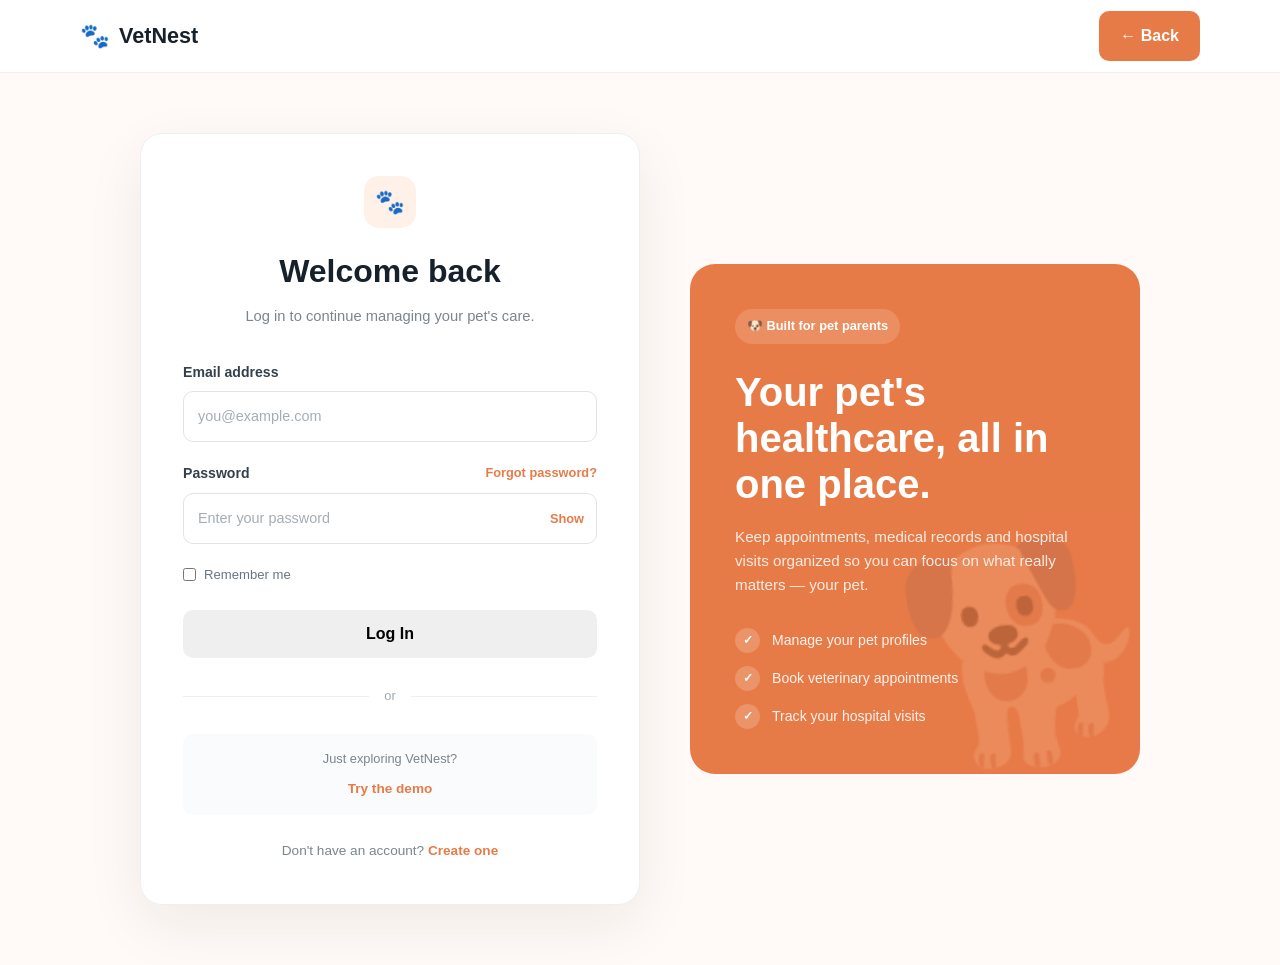
<file: login.html>
<!DOCTYPE html>
<html lang="en">

<head>
    <meta charset="UTF-8">
    <meta name="viewport" content="width=device-width, initial-scale=1.0">
    <title>Login | VetNest</title>
    <link rel="stylesheet" href="css/global.css">
    <link rel="stylesheet" href="css/auth.css">
</head>

<body class="auth-page">

    <header class="auth-header">
        <div class="container auth-header-container">

            <a href="index.html" class="logo">
                <span class="logo-icon">🐾</span>
                <span class="logo-text">VetNest</span>
            </a>

            <a href="index.html" class="back-link back-button">
                ← Back
            </a>

        </div>
    </header>


    <main class="auth-main">

        <div class="auth-container">
            <section class="auth-card">

                <div class="auth-heading">
                    <span class="auth-icon">🐾</span>

                    <h1>Welcome back</h1>

                    <p>
                        Log in to continue managing your pet's care.
                    </p>
                </div>

                <form class="auth-form" id="loginForm">

                    <div class="form-group">
                        <label for="email">Email address</label>

                        <input type="email" id="email" name="email" placeholder="you@example.com" autocomplete="email"
                            required>
                    </div>


                    <div class="form-group">

                        <div class="form-label-row">
                            <label for="password">Password</label>

                            <a href="#" class="forgot-password">
                                Forgot password?
                            </a>
                        </div>

                        <div class="password-input">
                            <input type="password" id="password" name="password" placeholder="Enter your password"
                                autocomplete="current-password" required>

                            <button type="button" class="password-toggle" id="passwordToggle"
                                aria-label="Show password">
                                Show
                            </button>
                        </div>

                    </div>


                    <div class="form-options">

                        <label class="remember-me">
                            <input type="checkbox" name="remember">

                            <span>Remember me</span>
                        </label>

                    </div>


                    <button type="submit" class="button button-primary button-large auth-submit">
                        Log In
                    </button>

                </form>

                <div class="auth-divider">
                    <span>or</span>
                </div>

                <div class="demo-login">

                    <p class="demo-login-text">
                        Just exploring VetNest?
                    </p>

                    <button type="button" class="demo-login-button" id="demoLogin">
                        Try the demo
                    </button>

                </div>

                <p class="auth-footer-text">
                    Don't have an account?
                    <a href="register.html">Create one</a>
                </p>

            </section>

            <aside class="auth-info">

                <div class="auth-info-content">

                    <span class="auth-info-badge">
                        🐶 Built for pet parents
                    </span>

                    <h2>
                        Your pet's healthcare,
                        all in one place.
                    </h2>

                    <p>
                        Keep appointments, medical records and
                        hospital visits organized so you can focus
                        on what really matters — your pet.
                    </p>

                    <div class="auth-info-list">

                        <div class="auth-info-item">
                            <span>✓</span>
                            <p>Manage your pet profiles</p>
                        </div>

                        <div class="auth-info-item">
                            <span>✓</span>
                            <p>Book veterinary appointments</p>
                        </div>

                        <div class="auth-info-item">
                            <span>✓</span>
                            <p>Track your hospital visits</p>
                        </div>
                    </div>
                </div>
                <div class="auth-info-pet">
                    🐕
                </div>
            </aside>
        </div>
    </main>
    <script src="js/auth.js"></script>


</body>

</html>
</file>
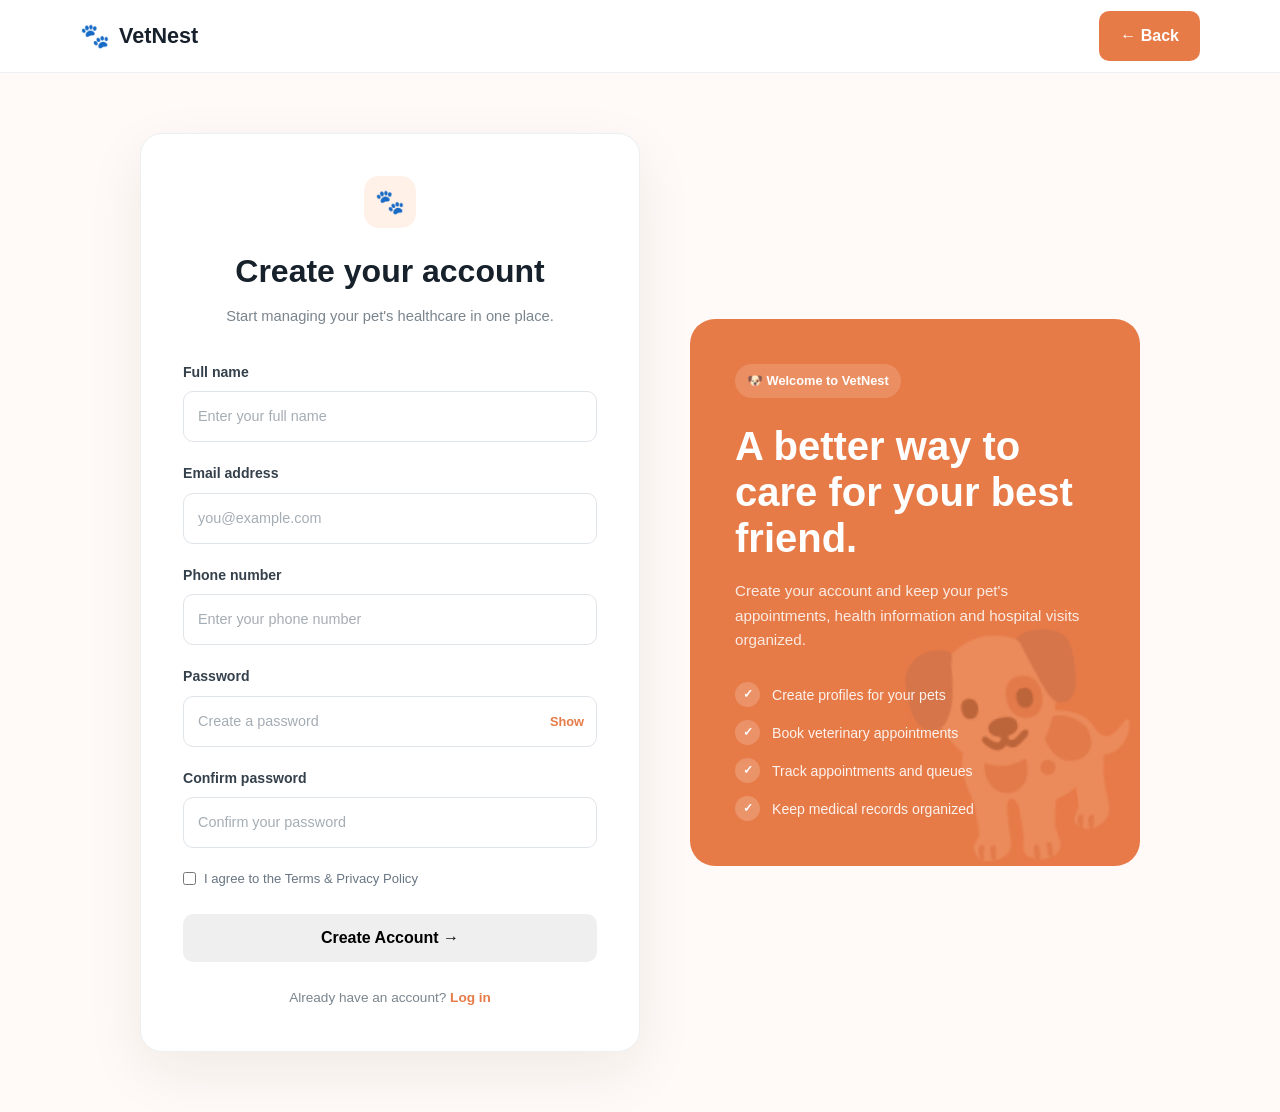
<file: register.html>
<!DOCTYPE html>
<html lang="en">
<head>
    <meta charset="UTF-8">
    <meta name="viewport" content="width=device-width, initial-scale=1.0">

    <title>Create Account | VetNnest</title>

    <link rel="stylesheet" href="css/global.css">
    <link rel="stylesheet" href="css/auth.css">
</head>

<body class="auth-page">

    <header class="auth-header">
        <div class="container auth-header-container">

            <a href="index.html" class="logo">
                <span class="logo-icon">🐾</span>
                <span class="logo-text">VetNest</span>
            </a>

            <a href="index.html" class="back-link back-button">
                ← Back
            </a>

        </div>
    </header>


    <main class="auth-main">

        <div class="auth-container">

            <section class="auth-card">

                <div class="auth-heading">
                    <span class="auth-icon">🐾</span>

                    <h1>Create your account</h1>

                    <p>
                        Start managing your pet's healthcare in one place.
                    </p>
                </div>


      
                <form class="auth-form" id="registerForm">

                    <div class="form-group">
                        <label for="name">Full name</label>

                        <input
                            type="text"
                            id="name"
                            name="name"
                            placeholder="Enter your full name"
                            autocomplete="name"
                            required
                        >
                    </div>


    
                    <div class="form-group">
                        <label for="email">Email address</label>

                        <input
                            type="email"
                            id="email"
                            name="email"
                            placeholder="you@example.com"
                            autocomplete="email"
                            required
                        >
                    </div>


            
                    <div class="form-group">
                        <label for="phone">Phone number</label>

                        <input
                            type="tel"
                            id="phone"
                            name="phone"
                            placeholder="Enter your phone number"
                            autocomplete="tel"
                        >
                    </div>

                    <div class="form-group">
                        <label for="password">Password</label>

                        <div class="password-input">
                            <input
                                type="password"
                                id="password"
                                name="password"
                                placeholder="Create a password"
                                autocomplete="new-password"
                                required
                            >

                            <button
                                type="button"
                                class="password-toggle"
                                id="passwordToggle"
                                aria-label="Show password"
                            >
                                Show
                            </button>
                        </div>
                    </div>


                    <div class="form-group">
                        <label for="confirmPassword">
                            Confirm password
                        </label>

                        <input
                            type="password"
                            id="confirmPassword"
                            name="confirmPassword"
                            placeholder="Confirm your password"
                            autocomplete="new-password"
                            required
                        >
                    </div>


                    <div class="form-options">

                        <label class="remember-me">
                            <input
                                type="checkbox"
                                name="terms"
                                required
                            >

                            <span>
                                I agree to the Terms & Privacy Policy
                            </span>
                        </label>

                    </div>


                    <button
                        type="submit"
                        class="button button-primary button-large auth-submit"
                    >
                        Create Account →
                    </button>

                </form>


     
                <p class="auth-footer-text">
                    Already have an account?
                    <a href="login.html">Log in</a>
                </p>

            </section>

            <aside class="auth-info">

                <div class="auth-info-content">

                    <span class="auth-info-badge">
                        🐶 Welcome to VetNest
                    </span>

                    <h2>
                        A better way to care for your best friend.
                    </h2>

                    <p>
                        Create your account and keep your pet's
                        appointments, health information and hospital
                        visits organized.
                    </p>


                    <div class="auth-info-list">

                        <div class="auth-info-item">
                            <span>✓</span>
                            <p>Create profiles for your pets</p>
                        </div>

                        <div class="auth-info-item">
                            <span>✓</span>
                            <p>Book veterinary appointments</p>
                        </div>

                        <div class="auth-info-item">
                            <span>✓</span>
                            <p>Track appointments and queues</p>
                        </div>

                        <div class="auth-info-item">
                            <span>✓</span>
                            <p>Keep medical records organized</p>
                        </div>

                    </div>

                </div>


                <div class="auth-info-pet">
                    🐕
                </div>

            </aside>

        </div>

    </main>


    <script src="js/auth.js"></script>

</body>
</html>
</file>
<file: css/global.css>
* {
    margin: 0;
    padding: 0;
    box-sizing: border-box;
}

html {
    scroll-behavior: smooth;
}

body {
    font-family: Inter, Arial, sans-serif;
    color: #1f2937;
    background: #ffffff;
    line-height: 1.6;
}

a {
    color: inherit;
    text-decoration: none;
}

button,
a {
    transition: 0.2s ease;
}

.back-button{
    display: inline-flex;
    align-items: center;
    justify-content: center;
    gap: 8px;
    padding: 11px 20px;
    border: 1px solid transparent;
    border-radius: 10px;
    font-weight: 600;
    cursor: pointer;
}


.container {
    width: min(1120px, 90%);
    margin: 0 auto;
}

.section {
    padding: 100px 0;
}

.section-heading {
    max-width: 650px;
    margin: 0 auto 55px;
    text-align: center;
}

.section-label {
    display: inline-block;
    margin-bottom: 12px;
    color: #e77b48;
    font-size: 0.85rem;
    font-weight: 700;
    text-transform: uppercase;
    letter-spacing: 1.5px;
}

.section-title {
    font-size: clamp(2rem, 4vw, 3rem);
    line-height: 1.15;
    margin-bottom: 18px;
    color: #17212b;
}

.section-description {
    color: #687582;
    font-size: 1.05rem;
}



.button {
    display: inline-flex;
    align-items: center;
    justify-content: center;
    gap: 8px;
    padding: 11px 20px;
    border: 1px solid transparent;
    border-radius: 10px;
    font-weight: 600;
    cursor: pointer;
}

.button-cta {
    background: #e77b48;
    color: white;
}

.button-cta:hover {
    background: #d96938;
    transform: translateY(-2px);
}

.button-login {
    background: #ffffff;
    border-color: #e4e8ec;
    color: #34404b;
}

.button-login:hover {
    border-color: #e77b48;
    color: #e77b48;
}

.button-large {
    padding: 14px 24px;
    font-size: 1rem;
}

.button-link {
    color: #34404b;
}

.button-link:hover {
    color: #e77b48;
}

.button-light {
    background: #ffffff;
    color: #e77b48;
}

.button-light:hover {
    background: #fff4ee;
}

@media (max-width: 700px) {
    .section {
        padding: 70px 0;
    }
}
</file>
<file: css/auth.css>
.auth-page {
    min-height: 100vh;
    background: #fffaf7;
}

.auth-header {
    background: #ffffff;
    border-bottom: 1px solid #edf0f2;
}

.auth-header-container {
    height: 72px;
    display: flex;
    align-items: center;
    justify-content: space-between;
}


.back-link {
    background: #e77b48;
    color: white;
}

.back-link:hover {
    background: #d96938;
    transform: translateY(-2px);
}

.auth-main {
    min-height: calc(100vh - 72px);
    display: flex;
    align-items: center;
    padding: 60px 0;
}

.auth-container {
    width: min(1000px, 90%);
    margin: auto;
    display: grid;
    grid-template-columns: 1fr 0.9fr;
    gap: 50px;
    align-items: center;
}

.auth-card {
    padding: 42px;
    background: #ffffff;
    border: 1px solid #edf0f2;
    border-radius: 22px;
    box-shadow: 0 20px 60px rgba(40, 30, 20, 0.07);
}

.auth-heading {
    text-align: center;
    margin-bottom: 32px;
}

.auth-icon {
    width: 52px;
    height: 52px;
    margin: 0 auto 18px;
    display: grid;
    place-items: center;
    border-radius: 15px;
    background: #fff0e8;
    font-size: 1.5rem;
}

.auth-heading h1 {
    margin-bottom: 8px;
    color: #17212b;
    font-size: 2rem;
}

.auth-heading p {
    color: #7a858e;
    font-size: 0.92rem;
}

.auth-form {
    display: grid;
    gap: 20px;
}

.logo {
    display: inline-flex;
    align-items: center;
    gap: 9px;
    font-size: 1.35rem;
    font-weight: 800;
}

.logo-icon {
    font-size: 1.5rem;
}

.logo-text {
    color: #17212b;
}

.form-group {
    display: grid;
    gap: 8px;
}

.form-group label {
    color: #34404b;
    font-size: 0.88rem;
    font-weight: 600;
}

.form-label-row {
    display: flex;
    align-items: center;
    justify-content: space-between;
}

.forgot-password {
    color: #e77b48;
    font-size: 0.8rem;
    font-weight: 600;
}

.forgot-password:hover {
    text-decoration: underline;
}

.form-group input {
    width: 100%;
    padding: 13px 14px;
    border: 1px solid #dfe4e8;
    border-radius: 10px;
    outline: none;
    color: #27323b;
    background: #ffffff;
    font: inherit;
    font-size: 0.9rem;
    transition: border-color 0.2s, box-shadow 0.2s;
}

.form-group input::placeholder {
    color: #a5adb4;
}

.form-group input:focus {
    border-color: #e77b48;
    box-shadow: 0 0 0 3px rgba(231, 123, 72, 0.12);
}

.password-input {
    position: relative;
}

.password-input input {
    padding-right: 65px;
}

.password-toggle {
    position: absolute;
    top: 50%;
    right: 13px;
    transform: translateY(-50%);
    border: none;
    background: none;
    color: #e77b48;
    font-size: 0.8rem;
    font-weight: 600;
    cursor: pointer;
}

.form-options {
    display: flex;
    align-items: center;
}

.remember-me {
    display: flex;
    align-items: center;
    gap: 8px;
    color: #687582;
    font-size: 0.82rem;
    cursor: pointer;
}

.remember-me input {
    accent-color: #e77b48;
}

.auth-submit {
    width: 100%;
    margin-top: 5px;
}

.auth-divider {
    display: flex;
    align-items: center;
    gap: 15px;
    margin: 28px 0;
    color: #a0a9b0;
    font-size: 0.8rem;
}

.auth-divider::before,
.auth-divider::after {
    content: "";
    flex: 1;
    height: 1px;
    background: #edf0f2;
}

.demo-login {
    padding: 15px;
    text-align: center;
    border-radius: 10px;
    background: #fafbfc;
}

.demo-login-text {
    margin-bottom: 5px;
    color: #7a858e;
    font-size: 0.8rem;
}

.demo-login-button {
    border: none;
    background: none;
    color: #e77b48;
    font-size: 0.85rem;
    font-weight: 700;
    cursor: pointer;
}

.demo-login-button:hover {
    text-decoration: underline;
}

.auth-footer-text {
    margin-top: 25px;
    text-align: center;
    color: #7a858e;
    font-size: 0.85rem;
}

.auth-footer-text a {
    color: #e77b48;
    font-weight: 700;
}

.auth-footer-text a:hover {
    text-decoration: underline;
}

.auth-info {
    position: relative;
    min-height: 500px;
    padding: 45px;
    overflow: hidden;
    display: flex;
    flex-direction: column;
    justify-content: space-between;
    border-radius: 25px;
    background: #e77b48;
    color: white;
}

.auth-info-content {
    position: relative;
    z-index: 2;
}

.auth-info-badge {
    display: inline-block;
    padding: 7px 12px;
    margin-bottom: 25px;
    border-radius: 50px;
    background: rgba(255, 255, 255, 0.15);
    font-size: 0.8rem;
    font-weight: 600;
}

.auth-info h2 {
    max-width: 380px;
    margin-bottom: 18px;
    font-size: 2.5rem;
    line-height: 1.15;
}

.auth-info-content>p {
    max-width: 390px;
    color: rgba(255, 255, 255, 0.85);
    font-size: 0.95rem;
}

.auth-info-list {
    display: grid;
    gap: 13px;
    margin-top: 30px;
}

.auth-info-item {
    display: flex;
    align-items: center;
    gap: 12px;
}

.auth-info-item span {
    width: 25px;
    height: 25px;
    display: grid;
    place-items: center;
    border-radius: 50%;
    background: rgba(255, 255, 255, 0.18);
    font-size: 0.75rem;
    font-weight: 700;
}

.auth-info-item p {
    color: rgba(255, 255, 255, 0.9);
    font-size: 0.88rem;
}

.auth-info-pet {
    position: absolute;
    right: -20px;
    bottom: -45px;
    font-size: 13rem;
    opacity: 0.18;
    transform: rotate(-8deg);
}

@media (max-width: 850px) {
    .auth-container {
        grid-template-columns: 1fr;
        max-width: 520px;
    }

    .auth-info {
        display: none;
    }
}

@media (max-width: 500px) {
    .auth-main {
        padding: 35px 0;
    }

    .auth-card {
        padding: 30px 22px;
        border-radius: 18px;
    }

    .auth-header-container {
        height: 65px;
    }

    .back-link {
        font-size: 0.8rem;
    }

    .auth-heading h1 {
        font-size: 1.7rem;
    }
}
</file>
